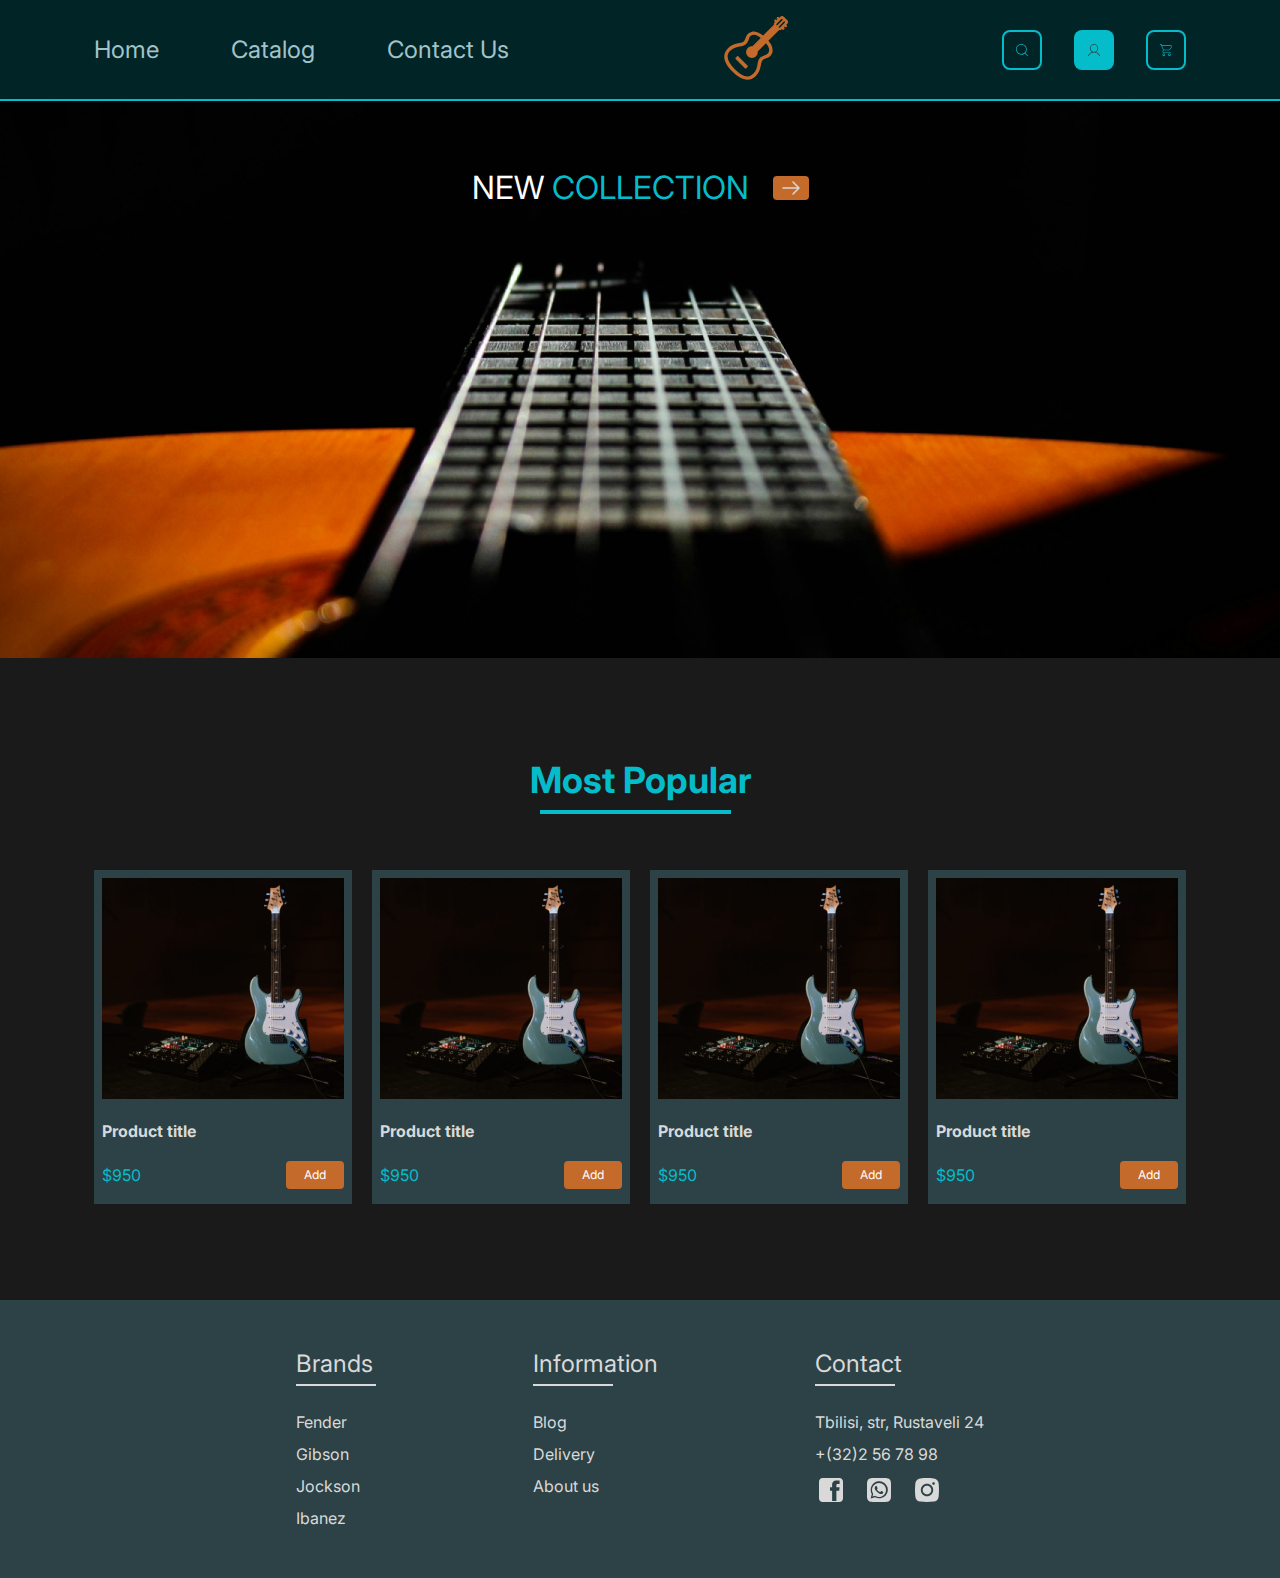
<file: index.html>
<!DOCTYPE html>
<html lang="en">

<head>
    <meta charset="UTF-8">
    <meta name="viewport" content="width=device-width, initial-scale=1.0">
    <link rel="stylesheet" href="css/reset.css">
    <link rel="stylesheet" href="css/style.css">
    <link rel="stylesheet" href="css/laptop.css">
    <link rel="stylesheet" href="css/tablet.css">
    <link rel="stylesheet" href="css/mobile.css">
    <title>index</title>
</head>

<body>
    <!-- container -->
    <div class="container">
        <!-- header -->
        <header>
            <img src="images/burger.svg" class="burger" alt="">
            <img src="images/xmark.svg" class="xmark" alt="">

            <nav class="headerNav">
                <ul class="headerNavList">
                    <li>
                        <a class="headerNavLink" href="index.html">Home</a>
                    </li>
                    <li>
                        <a class="headerNavLink" href="catalog.html">Catalog</a>
                    </li>
                    <li>
                        <a class="headerNavLink" href="contact.html">Contact Us</a>
                    </li>
                </ul>

            </nav>
            
            <a class="headerLogoLink" href="index.html">
                <img class="headerLogo" src="images/guitar-logo.svg" class="guitarLogo" alt="">
            </a>
            <section class="buttonsSection">
                <button class="headerSectionButton">
                    <img src="images/search.svg" alt="">
                </button>
                <button class="headerSectionButton secondButton">
                    <img src="images/user (1).svg" alt="">

                </button>

                <button class="headerSectionButton">
                    <img src="images/cart.svg" alt="">

                </button>


            </section>

        </header>
        <!-- section1 -->

        <section class="homeCover">
            <section class="coverInternalSection">
                <h3 class="coverSectionTitle">NEW <span class="h2Span"> COLLECTION </span></h3>
                <button class="coverButton">
                    <img src="images/coverButtonImage.svg" alt="">
                </button>

            </section>
        </section>

        <!-- section2 -->

        <section class="homeSection2">

            <div class="section2Div">
                <h3 class="homeSection2Title">Most Popular</h3>
            </div>

            <section class="cardSection">

                <article class="sectionArticle">
                    <div class="HomePageArticleImageDiv">
                    <img class="articleImage" src="images/homePageGuitar1.png" alt="">
                </div>
                    <h4 class="articleTitle">Product title</h4>
                    <section class="articlePriceAndADD">
                        <p class="articlePrice">$950</p>
                        <button class="articleButton">Add</button>

                    </section>

                </article>
                <article class="sectionArticle">
                    <div class="HomePageArticleImageDiv">
                    <img class="articleImage" src="images/homePageGuitar1.png" alt="">
                </div>
                    <h4 class="articleTitle">Product title</h4>
                    <section class="articlePriceAndADD">
                        <p class="articlePrice">$950</p>
                        <button class="articleButton">Add</button>

                    </section>

                </article>
                <article class="sectionArticle">
                    <div class="HomePageArticleImageDiv">
                    <img class="articleImage" src="images/homePageGuitar1.png" alt="">
                </div>
                    <h4 class="articleTitle">Product title</h4>
                    <section class="articlePriceAndADD">
                        <p class="articlePrice">$950</p>
                        <button class="articleButton">Add</button>

                    </section>

                </article>
                <article class="sectionArticle">
                    <div class="HomePageArticleImageDiv">
                    <img class="articleImage" src="images/homePageGuitar1.png" alt="">
                </div>
                    <h4 class="articleTitle">Product title</h4>
                    <section class="articlePriceAndADD">
                        <p class="articlePrice">$950</p>
                        <button class="articleButton">Add</button>

                    </section>

                </article>

            </section>


        </section>
        <!-- footer -->

        <footer>
            <section class="footerSection">
                <section class="footerTitleSection">
                    <h3 class="footerTitle">Brands</h3>

                    <div class="footerTitleLine_div"></div>
                </section>
                <nav>
                    <ul class="footerList">
                        <li>
                            <a class="footerLink" href="">Fender</a>
                        </li>
                        <li>
                            <a class="footerLink" href="">Gibson</a>
                        </li>
                        <li>
                            <a class="footerLink" href="">Jockson</a>
                        </li>
                        <li>
                            <a class="footerLink" href="">Ibanez</a>
                        </li>
                    </ul>
                </nav>

            </section>

            <section class="footerSection">
                <section class="footerTitleSection">
                    <h3 class="footerTitle">Information</h3>

                    <div class="footerTitleLine_div"></div>
                </section>
                <nav>
                    <ul class="footerList">
                        <li>
                            <a class="footerLink" href="">Blog</a>
                        </li>
                        <li>
                            <a class="footerLink" href="">Delivery</a>
                        </li>
                        <li>
                            <a class="footerLink" href="">About us</a>
                        </li>

                    </ul>
                </nav>

            </section>

            <section class="footerSection">
                <section class="footerTitleSection">
                    <h3 class="footerTitle">Contact</h3>

                    <div class="footerTitleLine_div"></div>
                </section>
                <nav>
                    <ul class="footerList">
                        <li>
                            <a class="footerLink" href="">Tbilisi, str, Rustaveli 24</a>
                        </li>
                        <li>
                            <a class="footerLink" href="">+(32)2 56 78 98</a>
                        </li>
                        <ul class="footerIcons">
                            <li>
                                <a href="https://www.facebook.com/" target="_blank">
                                    <img src="images/facebook.svg" alt="">
                                </a>

                            </li>
                            <li>
                                <a href="https://web.whatsapp.com/" target="_blank">
                                    <img src="images/whatsapp.svg" alt="">
                                </a>

                            </li>
                            <li>
                                <a href="https://www.instagram.com/" target="_blank">
                                    <img src="images/instagram.svg" alt="">
                                </a>

                            </li>
                        </ul>
                    </ul>
                </nav>

            </section>
        </footer>




    </div>
    <script src="script.js"></script>
</body>

</html>
</file>
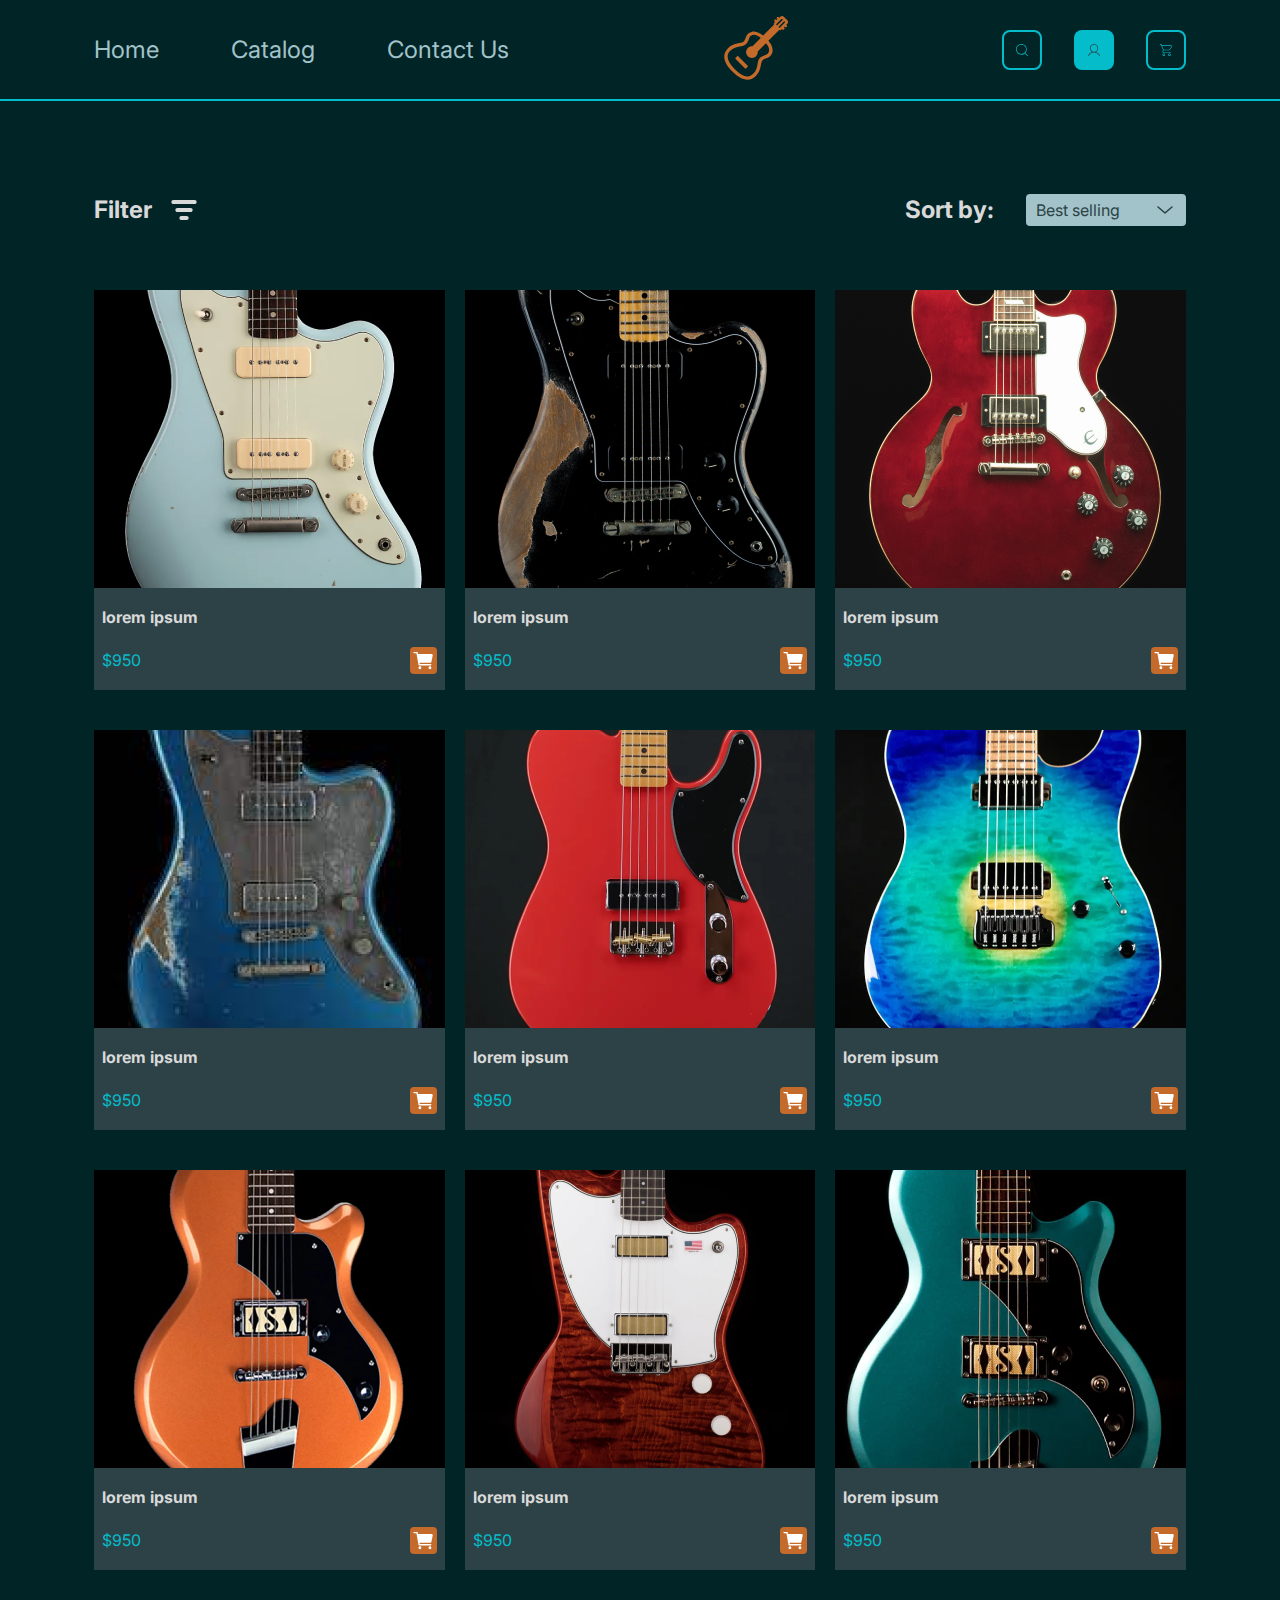
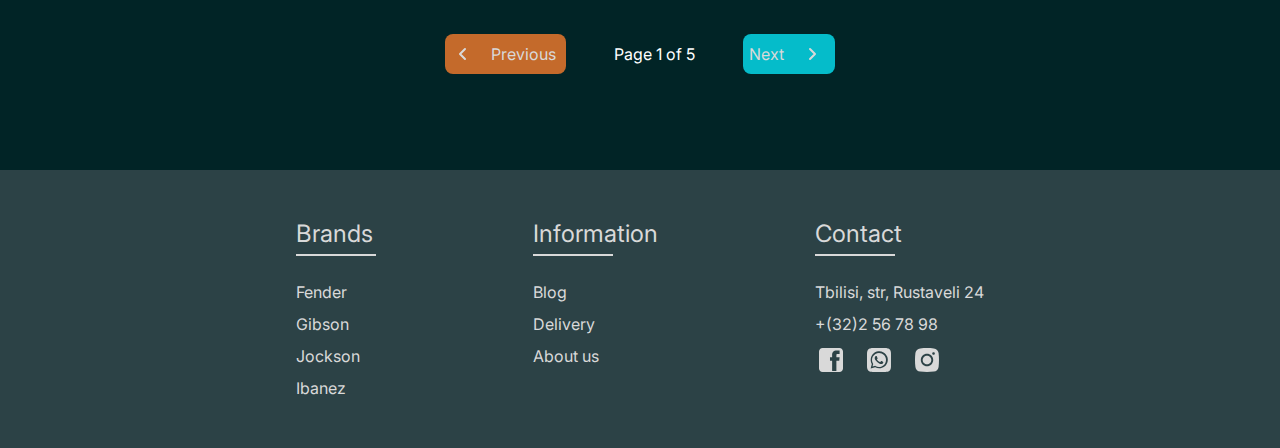
<file: catalog.html>
<!DOCTYPE html>
<html lang="en">

<head>
    <meta charset="UTF-8">
    <meta name="viewport" content="width=device-width, initial-scale=1.0">
    <link rel="stylesheet" href="css/reset.css">
    <link rel="stylesheet" href="css/style.css">
    <link rel="stylesheet" href="css/laptop.css">
    <link rel="stylesheet" href="css/tablet.css">
    <link rel="stylesheet" href="css/mobile.css">
    <title>catalog</title>
</head>

<body>
    <!-- container -->
    <div class="container">
        <!-- header -->
        <header>
            <img src="images/burger.svg" class="burger" alt="">
            <img src="images/xmark.svg" class="xmark" alt="">

            <nav class="headerNav">
                <ul class="headerNavList">
                    <li>
                        <a class="headerNavLink" href="index.html">Home</a>
                    </li>
                    <li>
                        <a class="headerNavLink" href="catalog.html">Catalog</a>
                    </li>
                    <li>
                        <a class="headerNavLink" href="contact.html">Contact Us</a>
                    </li>
                </ul>

            </nav>
            <a class="headerLogoLink" href="index.html">
                <img class="headerLogo" src="images/guitar-logo.svg" class="guitarLogo" alt="">
            </a>
            <section class="buttonsSection">
                <button class="headerSectionButton">
                    <img src="images/search.svg" alt="">
                </button>
                <button class="headerSectionButton secondButton">
                    <img src="images/user (1).svg" alt="">

                </button>

                <button class="headerSectionButton">
                    <img src="images/cart.svg" alt="">

                </button>


            </section>

        </header>
        <!-- catalogSection1 -->
        <section class="catalogSection1">

            <section class="firstInternalSection">
                <section class="filterSection">
                    <h4 class="filterSectionTitle">Filter</h4>
                    <img class="filterIcon " src="images/filterIcon.svg" alt="">
                </section>
                <section class="sortBy">
                    <h4 class="sortByTitle">Sort by:</h4>
                    <button class="bestSellingButton">
                        <span class="bestSelling">Best selling</span>
                        <img class="arrowIcon1" src="images/catalogButtonArrow.svg" alt="">
                    </button>

                </section>

            </section>
            <!-- catalogCardSection -->
            <section class="catalogCardSection">
                <article class="catalogCardArticle">
                    <img class="catalogCardImage" src="images/CatalogCardImage1.png" alt="">
                    <section class="catalogCardArticleSection">
                        <h4 class="catalogCardTitle">lorem ipsum</h4>
                        <section class="priceAndCartSection">
                            <p class="price">$950</p>
                            <button class="catalogCartButton">
                                <img src="images/catalogCartIcon.svg" alt="">
                            </button>

                        </section>

                    </section>

                </article>
                <article class="catalogCardArticle">
                    <img class="catalogCardImage" src="images/CatalogCardImage2.png" alt="">
                    <section class="catalogCardArticleSection">
                        <h4 class="catalogCardTitle">lorem ipsum</h4>
                        <section class="priceAndCartSection">
                            <p class="price">$950</p>
                            <button class="catalogCartButton">
                                <img src="images/catalogCartIcon.svg" alt="">
                            </button>

                        </section>

                    </section>

                </article>
                <article class="catalogCardArticle">
                    <img class="catalogCardImage" src="images/CatalogCardImage3.png" alt="">
                    <section class="catalogCardArticleSection">
                        <h4 class="catalogCardTitle">lorem ipsum</h4>
                        <section class="priceAndCartSection">
                            <p class="price">$950</p>
                            <button class="catalogCartButton">
                                <img src="images/catalogCartIcon.svg" alt="">
                            </button>

                        </section>

                    </section>

                </article>
                <article class="catalogCardArticle">
                    <img class="catalogCardImage" src="images/CatalogCardImage4.png" alt="">
                    <section class="catalogCardArticleSection">
                        <h4 class="catalogCardTitle">lorem ipsum</h4>
                        <section class="priceAndCartSection">
                            <p class="price">$950</p>
                            <button class="catalogCartButton">
                                <img src="images/catalogCartIcon.svg" alt="">
                            </button>

                        </section>

                    </section>

                </article>
                <article class="catalogCardArticle displayNoneArtilce744px">
                    <img class="catalogCardImage" src="images/CatalogCardImage5.png" alt="">
                    <section class="catalogCardArticleSection">
                        <h4 class="catalogCardTitle">lorem ipsum</h4>
                        <section class="priceAndCartSection">
                            <p class="price">$950</p>
                            <button class="catalogCartButton">
                                <img src="images/catalogCartIcon.svg" alt="">
                            </button>

                        </section>

                    </section>

                </article>
                <article class="catalogCardArticle displayNoneArtilce744px">
                    <img class="catalogCardImage" src="images/CatalogCardImage6.png" alt="">
                    <section class="catalogCardArticleSection">
                        <h4 class="catalogCardTitle">lorem ipsum</h4>
                        <section class="priceAndCartSection">
                            <p class="price">$950</p>
                            <button class="catalogCartButton">
                                <img src="images/catalogCartIcon.svg" alt="">
                            </button>

                        </section>

                    </section>

                </article>
                <article class="catalogCardArticle displayNoneArticle">
                    <img class="catalogCardImage" src="images/CatalogCardImage7.png" alt="">
                    <section class="catalogCardArticleSection">
                        <h4 class="catalogCardTitle">lorem ipsum</h4>
                        <section class="priceAndCartSection">
                            <p class="price">$950</p>
                            <button class="catalogCartButton">
                                <img src="images/catalogCartIcon.svg" alt="">
                            </button>

                        </section>

                    </section>

                </article>
                <article class="catalogCardArticle displayNoneArticle">
                    <img class="catalogCardImage" src="images/CatalogCardImage8.png" alt="">
                    <section class="catalogCardArticleSection">
                        <h4 class="catalogCardTitle">lorem ipsum</h4>
                        <section class="priceAndCartSection">
                            <p class="price">$950</p>
                            <button class="catalogCartButton">
                                <img src="images/catalogCartIcon.svg" alt="">
                            </button>

                        </section>

                    </section>

                </article>
                <article class="catalogCardArticle displayNoneArticle">
                    <img class="catalogCardImage" src="images/CatalogCardImage9.png" alt="">
                    <section class="catalogCardArticleSection">
                        <h4 class="catalogCardTitle">lorem ipsum</h4>
                        <section class="priceAndCartSection">
                            <p class="price">$950</p>
                            <button class="catalogCartButton">
                                <img src="images/catalogCartIcon.svg" alt="">
                            </button>

                        </section>

                    </section>

                </article>
            </section>

            <!-- previousANDnextSection -->

            <section class="toggleSection">
                <button class="toggleButtonPrevious">
                    <img src="images/catalogButtonToggleArrow.svg" alt="">
                    <span class="toggleButtonSpanPrevious">Previous</span>

                </button>

                <p class="PreviousAndNextParagraph">Page 1 of 5</p>

                <button class="toggleButtonNext">
                    <span class="toggleButtonSpanNext">Next</span>
                    <img src="images/catalogButtonToggleArrowRight.svg" alt="">

                </button>


            </section>

        </section>



        <!-- footer -->


        <footer>
            <section class="footerSection">
                <section class="footerTitleSection">
                    <h3 class="footerTitle">Brands</h3>

                    <div class="footerTitleLine_div"></div>
                </section>
                <nav>
                    <ul class="footerList">
                        <li>
                            <a class="footerLink" href="">Fender</a>
                        </li>
                        <li>
                            <a class="footerLink" href="">Gibson</a>
                        </li>
                        <li>
                            <a class="footerLink" href="">Jockson</a>
                        </li>
                        <li>
                            <a class="footerLink" href="">Ibanez</a>
                        </li>
                    </ul>
                </nav>

            </section>

            <section class="footerSection">
                <section class="footerTitleSection">
                    <h3 class="footerTitle">Information</h3>

                    <div class="footerTitleLine_div"></div>
                </section>
                <nav>
                    <ul class="footerList">
                        <li>
                            <a class="footerLink" href="">Blog</a>
                        </li>
                        <li>
                            <a class="footerLink" href="">Delivery</a>
                        </li>
                        <li>
                            <a class="footerLink" href="">About us</a>
                        </li>

                    </ul>
                </nav>

            </section>

            <section class="footerSection">
                <section class="footerTitleSection">
                    <h3 class="footerTitle">Contact</h3>

                    <div class="footerTitleLine_div"></div>
                </section>
                <nav>
                    <ul class="footerList">
                        <li>
                            <a class="footerLink" href="">Tbilisi, str, Rustaveli 24</a>
                        </li>
                        <li>
                            <a class="footerLink" href="">+(32)2 56 78 98</a>
                        </li>
                        <ul class="footerIcons">
                            <li>
                                <a href="https://www.facebook.com/" target="_blank">
                                    <img src="images/facebook.svg" alt="">
                                </a>

                            </li>
                            <li>
                                <a href="https://web.whatsapp.com/" target="_blank">
                                    <img src="images/whatsapp.svg" alt="">
                                </a>

                            </li>
                            <li>
                                <a href="https://www.instagram.com/" target="_blank">
                                    <img src="images/instagram.svg" alt="">
                                </a>

                            </li>
                        </ul>
                    </ul>
                </nav>

            </section>

        </footer>






    </div>
    <script src="script.js"></script>
</body>

</html>
</file>
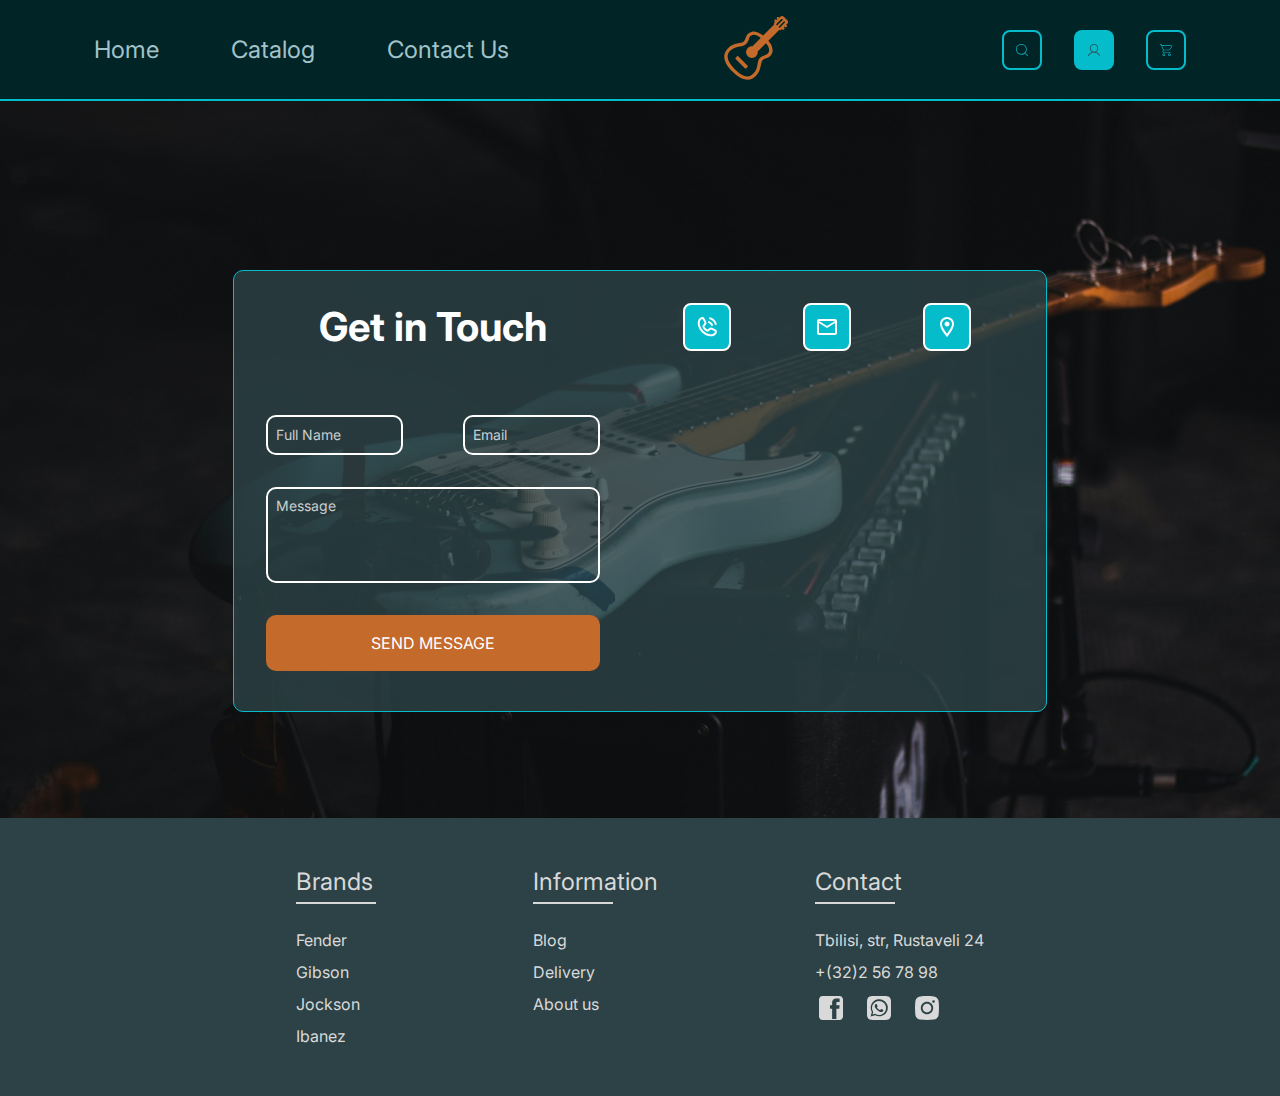
<file: contact.html>
<!DOCTYPE html>
<html lang="en">

<head>
    <meta charset="UTF-8">
    <meta name="viewport" content="width=device-width, initial-scale=1.0">
    <link rel="stylesheet" href="css/reset.css">
    <link rel="stylesheet" href="css/style.css">
    <link rel="stylesheet" href="css/laptop.css">
    <link rel="stylesheet" href="css/tablet.css">
    <link rel="stylesheet" href="css/mobile.css">
    <title>contact</title>
</head>

<body>
    <!-- container -->
    <div class="container">
        <!-- header -->
        <header>
            <img src="images/burger.svg" class="burger" alt="">
            <img src="images/xmark.svg" class="xmark" alt="">

            <nav class="headerNav">
                <ul class="headerNavList">
                    <li>
                        <a class="headerNavLink" href="index.html">Home</a>
                    </li>
                    <li>
                        <a class="headerNavLink" href="catalog.html">Catalog</a>
                    </li>
                    <li>
                        <a class="headerNavLink" href="contact.html">Contact Us</a>
                    </li>
                </ul>

            </nav>
            <a class="headerLogoLink" href="index.html">
                <img class="headerLogo" src="images/guitar-logo.svg" class="guitarLogo" alt="">
            </a>
            <section class="buttonsSection">
                <button class="headerSectionButton">
                    <img src="images/search.svg" alt="">
                </button>
                <button class="headerSectionButton secondButton">
                    <img src="images/user (1).svg" alt="">

                </button>

                <button class="headerSectionButton">
                    <img src="images/cart.svg" alt="">

                </button>


            </section>

        </header>

        <!-- contactFormSection -->

        <section class="contactBackgroundImageSection">

            <section class="ContactMainSection">
                <section class="formSection">
                    <h2 class="formSectionTitle">Get in Touch</h2>
                    <!-- formSection -->

                    <form name="registration">
                        <section class="inputSection">
                            <input type="text" name="name" placeholder="Full Name">
                            <input type="email" name="Email" placeholder="Email" required>
                        </section>
                        <textarea name="Message" id="" placeholder="Message"></textarea>

                        <button type="submit" class="sendMessageButton">
                            SEND MESSAGE

                        </button>
                    </form>
                </section>

                <!-- mapSection -->

                <section class="mapSection">
                    <section class="mapSectionButtons">
                        <a href="tel:555555555">
                            <button class="contactButton">
                                <img src="images/mapSectionButtonPhone.svg" alt="">
                            </button>
                        </a>
                        <a href="mailto:nika.nika@gmail.com">

                            <button class="contactButton">
                                <img src="images/mapSectionButtonEmail.svg" alt="">
                            </button>
                        </a>
                        <a href="https://maps.app.goo.gl/JF3j7v3dGtWYNh8F9">

                            <button class="contactButton">
                                <img src="images/mapSectionButtonLocation.svg" alt="">

                            </button>

                        </a>


                    </section>

                    <iframe
                        src="https://www.google.com/maps/embed?pb=!1m18!1m12!1m3!1d2978.401291931793!2d44.7956066!3d41.71185879999999!2m3!1f0!2f0!3f0!3m2!1i1024!2i768!4f13.1!3m3!1m2!1s0x40440d28f26663c1%3A0x3989888d324f8b12!2z4YOT4YOQ4YOV4YOY4YOXIOGDkOGDpuGDm-GDkOGDqOGDlOGDnOGDlOGDkeGDlOGDmuGDmOGDoSDhg5Lhg5Dhg5vhg5bhg5jhg6Dhg5gsIOGDl-GDkeGDmOGDmuGDmOGDoeGDmA!5e0!3m2!1ska!2sge!4v1732535993175!5m2!1ska!2sge"
                        width="600" height="450" style="border:0;" allowfullscreen="" loading="lazy"
                        referrerpolicy="no-referrer-when-downgrade"></iframe>

                </section>



            </section>


        </section>

        <!-- footer -->

        <footer>
            <section class="footerSection">
                <section class="footerTitleSection">
                    <h3 class="footerTitle">Brands</h3>

                    <div class="footerTitleLine_div"></div>
                </section>
                <nav>
                    <ul class="footerList">
                        <li>
                            <a class="footerLink" href="">Fender</a>
                        </li>
                        <li>
                            <a class="footerLink" href="">Gibson</a>
                        </li>
                        <li>
                            <a class="footerLink" href="">Jockson</a>
                        </li>
                        <li>
                            <a class="footerLink" href="">Ibanez</a>
                        </li>
                    </ul>
                </nav>

            </section>

            <section class="footerSection">
                <section class="footerTitleSection">
                    <h3 class="footerTitle">Information</h3>

                    <div class="footerTitleLine_div"></div>
                </section>
                <nav>
                    <ul class="footerList">
                        <li>
                            <a class="footerLink" href="">Blog</a>
                        </li>
                        <li>
                            <a class="footerLink" href="">Delivery</a>
                        </li>
                        <li>
                            <a class="footerLink" href="">About us</a>
                        </li>

                    </ul>
                </nav>

            </section>

            <section class="footerSection">
                <section class="footerTitleSection">
                    <h3 class="footerTitle">Contact</h3>

                    <div class="footerTitleLine_div"></div>
                </section>
                <nav>
                    <ul class="footerList">
                        <li>
                            <a class="footerLink" href="">Tbilisi, str, Rustaveli 24</a>
                        </li>
                        <li>
                            <a class="footerLink" href="">+(32)2 56 78 98</a>
                        </li>
                        <ul class="footerIcons">
                            <li>
                                <a href="https://www.facebook.com/" target="_blank">
                                    <img src="images/facebook.svg" alt="">
                                </a>

                            </li>
                            <li>
                                <a href="https://web.whatsapp.com/" target="_blank">
                                    <img src="images/whatsapp.svg" alt="">
                                </a>

                            </li>
                            <li>
                                <a href="https://www.instagram.com/" target="_blank">
                                    <img src="images/instagram.svg" alt="">
                                </a>

                            </li>
                        </ul>
                    </ul>
                </nav>

            </section>

        </footer>






    </div>
    <script src="script.js"></script>
</body>

</html>
</file>
<file: css/style.css>
@import url('https://fonts.googleapis.com/css2?family=Inter:ital,opsz,wght@0,14..32,100..900;1,14..32,100..900&family=Kanit:ital,wght@0,100;0,200;0,300;0,400;0,500;0,600;0,700;0,800;0,900;1,100;1,200;1,300;1,400;1,500;1,600;1,700;1,800;1,900&family=Nerko+One&display=swap');



.container {
    width: min(100%, 1440px);
    margin: auto;
    padding-top: 98px;
}

/* header */
header {
    position: fixed;
    top: 0;
    left: 50%;
    transform: translateX(-50%);
    width: inherit;
    max-width: inherit;
    display: flex;
    justify-content: space-between;
    align-items: center;
    background-color: #012426;
    border-bottom: 2px solid #05BCCA;
    padding: 16px 94px;
    z-index: 1;



}

.burger,
.xmark {
    display: none;
}

.headerNavList {

    display: flex;
    gap: 72px;
}

.headerLogo {
    transition: 0.15s all ease-in-out;
}

.headerLogo:hover {
    filter: drop-shadow(0px 0px 10px cyan);
    transform: scale(1.05);
}





.headerNavLink {
    font-family: Inter;
    font-size: 24px;
    font-weight: 400;
    line-height: 32px;
    color: #A1C3C9;
    font-family: "Inter", serif;
    transition: 0.15s all ease-in-out;


}

.headerNavLink:hover {
    color: #7e96a5;
}

.headerSectionButton {

    display: flex;
    justify-content: center;
    align-items: center;
    width: 40px;
    height: 40px;
    background-color: transparent;
    border: 2px solid #05BCCA;
    border-radius: 8px;
    cursor: pointer;
    transition: 0.15s all linear;
}

.headerSectionButton:hover {
    background-color: #0b444740;
    scale: 1.05;
}

.buttonsSection {
    display: flex;
    gap: 32px;
}

.secondButton {
    background-color: #05BCCA;
    border: none;
    cursor: pointer;
    transition: 0.15s all linear;
}

.secondButton:hover {
    background-color: #0198a2;
    scale: 1.05;

}

/* homeSection1 */

.homeCover {
    height: 560px;
    background-image: url(../images/cover\ \(4\).png);
    background-repeat: no-repeat;
    background-position: center;
    background-size: cover;
    padding-top: 72px;
    display: flex;
    justify-content: center;
    align-items: flex-start;
    animation: slideIn 1s ease-in-out;
    animation-fill-mode: forwards;
}

.coverInternalSection {
    display: flex;
    align-items: center;
    gap: 24px;

}

.coverSectionTitle {
    font-family: "Inter", serif;
    font-size: 32px;
    font-weight: 400;
    line-height: 36px;
    color: #FFFFFF;

}

.h2Span {
    color: #05BCCA;
}

.coverButton {
    width: 36px;
    height: 24px;
    background-color: #C46A2B;
    display: flex;
    justify-content: center;
    align-items: center;
    border: none;
    border-radius: 4px;
    cursor: pointer;
    transition: 0.4s all linear;
}

.coverButton:hover {
    transform: translateX(5px);
}

/* section2 */

.homeSection2 {
    background-color: #1A1A1A;
    padding: 96px 94px;


}

.homeSection2Title {
    font-family: "Inter", serif;
    font-size: 36px;
    font-weight: 700;
    line-height: 52px;
    color: #05BCCA;
    position: relative;




}


.homeSection2Title::before {
    content: "";
    width: 187px;
    position: absolute;
    border: 2px solid #05BCCA;
    bottom: -8px;
    left: 10px;
}

.section2Div {
    display: flex;
    justify-content: center;
}

.cardSection {
    margin-top: 64px;
    display: flex;
    gap: 20px;
}

.articleImage {
    width: 100%;
    height: 221px;
    object-fit: cover;
}

.sectionArticle {
    padding: 8px 8px 15px 8px;
    background-color: #2C4246;
    width: 298px;
}

.articleTitle {
    font-family: "Inter", serif;
    font-size: 16px;
    font-weight: 700;
    line-height: 27px;
    color: #D9D9D9;
    margin-block: 16px;


}

.articlePriceAndADD {
    display: flex;
    justify-content: space-between;
    align-items: center;
}

.articlePrice {
    font-family: "Inter", serif;
    font-size: 16px;
    font-weight: 400;
    line-height: 27px;
    color: #05BCCA;


}

.articleButton {
    width: 58px;
    height: 28px;
    border: none;
    border-radius: 4px;
    background-color: #C46A2B;
    color: #FFFFFF;
    font-family: Inter;
    font-size: 12px;
    font-weight: 400;
    line-height: 20px;
    transition: 0.4s all linear;
    cursor: pointer;
}

.articleButton:hover {
    box-shadow: 0px 0px 5px cyan, 0 0 10px cyan;
    transform:scale(1.05) ;
}

/* homeSectionArtcleHoverEffects */
.sectionArticle {
    transition: all 0.4s linear;
    cursor: pointer;


}

.sectionArticle:hover {
    box-shadow: 0px 0px 5px cyan, 0 0 10px cyan;
}

.sectionArticle:hover .articleImage {
    transform: scale(1.2);
}

.articleImage {
    transition: all 0.6s linear;
}

.HomePageArticleImageDiv {
    overflow: hidden;
}

/* footer */

footer {
    padding: 48px 0;
    background-color: #2C4246;
    display: flex;
    gap: 157px;
    justify-content: center;
}

.footerSection {
    display: flex;
    flex-direction: column;
    gap: 24px;
}

.footerSection li {
    transition: 0.2s all linear;
}

.footerSection li:hover {
    transform: scale(1.05) ;
}


.footerTitle {
    font-family: "Inter", serif;
    font-size: 24px;
    font-weight: 400;
    line-height: 32px;
    color: #D9D9D9;


}

.footerTitleLine_div {
    margin-top: 4px;
    width: 80px;
    border: 1px solid #D9D9D9
}

.footerList {
    display: flex;
    flex-direction: column;
    gap: 8px;
}

.footerLink {
    font-family: "Inter", serif;
    font-size: 16px;
    font-weight: 400;
    line-height: 24px;
    color: #D9D9D9;

}

.footerIcons {
    display: flex;
    gap: 16px;
}

/* catalogSection */

.catalogSection1 {
    background-color: #012426;
    padding: 96px 94px;
}

.firstInternalSection {
    display: flex;
    justify-content: space-between;
    align-items: center;
    margin-bottom: 64px;
}

.filterSection {
    display: flex;
    align-items: center;
    gap: 16px;
}

.sortBy {
    display: flex;
    align-items: center;
    gap: 32px;
}

.bestSellingButton {
    width: 160px;
    height: 32px;
    border: none;
    border-radius: 4px;
    display: flex;
    justify-content: center;
    align-items: center;
    gap: 33px;
    background-color: #A1C3C9;
    
}

.bestSellingButton:hover {
    background: linear-gradient(90deg, rgba(2, 0, 36, 1) 0%, rgba(102, 102, 207, 1) 41%, rgba(0, 212, 255, 1) 100%);
    cursor: pointer;
}

.bestSellingButton:hover .bestSelling {
    color: #ffffff;
}

.filterSectionTitle {
    font-family: "Inter", serif;
    font-size: 24px;
    font-weight: 700;
    line-height: 32px;
    color: #D9D9D9;

}

.sortByTitle {
    font-family: "Inter", serif;
    font-size: 24px;
    font-weight: 700;
    line-height: 32px;
    color: #D9D9D9;


}

.bestSelling {
    font-family: "Inter", serif;
    font-size: 16px;
    font-weight: 400;
    line-height: 24px;
    color: #2C4246;
    transition: .4s all linear;


}

/* catalogCardSection */

.catalogCardSection {
    display: flex;
    flex-wrap: wrap;
    gap: 40px 20px;



}

.catalogCardArticle {
    flex: 1 1 32%;
    display: flex;
    flex-direction: column;
    transition: .6s all ease;
    cursor: pointer;


}

.catalogCardArticle:hover {
    box-shadow: 0 0 10px lightblue, 0 0 15px lightblue;
}

.catalogCardImage {
    width: 100%;
    height: 298px;
    object-fit: cover;
}

.catalogCardArticleSection {
    background-color: #2C4246;
    padding: 16px 8px;
}

.catalogCardTitle {
    font-family: "Inter", serif;
    font-size: 16px;
    font-weight: 700;
    line-height: 27px;
    color: #D9D9D9;
    margin-bottom: 16px;

}

.priceAndCartSection {
    display: flex;
    justify-content: space-between;
    align-items: center;
}

.price {
    font-family: "Inter", serif;
    font-size: 16px;
    font-weight: 400;
    line-height: 27px;
    color: #05BCCA;


}

.catalogCartButton {
    width: 27px;
    height: 27px;
    background-color: #C46A2B;
    border: none;
    border-radius: 4px;
    display: flex;
    justify-content: center;
    align-items: center;
    transition: 0.15s all linear;
    cursor: pointer;

}

.catalogCartButton:hover {
    scale: 1.05;
    border: 1px solid #fff;
}

/* toggleButtonSection */

.toggleSection {
    display: flex;
    justify-content: center;
    margin-top: 64px;
    align-items: center;
    gap: 48px;
}

.toggleButtonPrevious {
    width: 121px;
    height: 40px;
    border: none;
    border-radius: 8px;
    background-color: #C46A2B;
    display: flex;
    align-items: center;
    gap: 16px;
    transition: 0.2s all linear;
    cursor: pointer;
}

.toggleButtonPrevious:hover {
    box-shadow: 0px 0px 5px #C46A2B, 0px 0px 10px #C46A2B, 0px 0px 20px #C46A2B;
}

.toggleButtonSpanPrevious {
    font-family: "Inter", serif;
    font-size: 16px;
    font-weight: 400;
    line-height: 24px;
    color: #D9D9D9;


}

.PreviousAndNextParagraph {
    font-family: "Inter", serif;
    font-size: 16px;
    font-weight: 400;
    line-height: 24px;
    color: #FFFFFF;

}

.toggleButtonNext {
    width: 92px;
    height: 40px;
    border: none;
    border-radius: 8px;
    background-color: #05BCCA;
    display: flex;
    align-items: center;
    gap: 16px;
    transition: 0.2s all linear;
    cursor: pointer;
}

.toggleButtonNext:hover {
    box-shadow: 0px 0px 5px #0198a2, 0px 0px 10px #0198a2, 0px 0px 20px #0198a2;
}

.toggleButtonSpanNext {
    font-family: "Inter", serif;
    font-size: 16px;
    font-weight: 400;
    line-height: 24px;
    color: #D9D9D9;


}

/* contactPage */

.contactBackgroundImageSection {
    height: 720px;
    background-image: url(../images/contactBackgroundImage.png);
    background-repeat: no-repeat;
    background-size: cover;
    background-position: center;
    padding: 172px 233px;
}

.ContactMainSection {
    padding: 32px;
    background: #2C4246CC;
    display: flex;
    gap: 40px;
    border: 1px solid #05BCCA;
    border-radius: 10px;

}


.formSection {
    width: 440px;
    display: flex;
    flex-direction: column;
    gap: 64px;


}

form {
    display: flex;
    flex-direction: column;
    width: 100%;
    gap: 32px;
}

.formSectionTitle {
    font-family: Inter;
    font-size: 40px;
    font-weight: 700;
    line-height: 48px;
    text-align: center;
    color: #FFFFFF;

}

.inputSection {
    display: flex;
    gap: 60px;
}

input {
    width: 100%;
    height: 40px;
    background-color: transparent;
    border: 2px solid #FFFFFF;
    border-radius: 10px;
    padding-left: 8px;




}

textarea {
    width: 100%;
    height: 96px;
    border: 2px solid #FFFFFF;
    border-radius: 10px;
    background-color: transparent;
    resize: none;
    padding-left: 8px;
    padding-top: 8px;


}

::placeholder {
    font-family: Inter;
    font-size: 14px;
    font-weight: 400;
    line-height: 17px;
    color: #FFFFFFC2;

}

.sendMessageButton {
    width: 100%;
    height: 56px;
    border: none;
    background-color: #C46A2B;
    border-radius: 10px;
    font-family: Inter;
    font-size: 16px;
    font-weight: 400;
    line-height: 24px;
    color: #FFFFFF;
    cursor: pointer;
    position: relative;
    cursor: pointer;

}

.sendMessageButton::before {
    content: "";
    width: 0;
    border-radius: inherit;
    height: 1.7px;
    background-color: rgb(196, 221, 221);
    position: absolute;
    top: 0;
    left: 0;
    transition: 0.3s linear;
}

.sendMessageButton:hover::before {
    width: 100%;
}

.sendMessageButton::after {
    content: "";
    width: 0;
    border-radius: inherit;
    height: 1.7px;
    background-color: rgb(196, 221, 221);
    position: absolute;
    bottom: 0;
    right: 0;
    transition: 0.3s linear;
}

.sendMessageButton:hover::after {
    width: 100%;
}

/* mapSection */
.mapSection {
    width: 494px;
    display: flex;
    flex-direction: column;
    justify-content: center;
    gap: 64px;
    align-items: center;
}

iframe {
    width: 100%;
    height: 264px;
    border-radius: 10px;

}

.mapSectionButtons {
    display: flex;
    gap: 72px;
}

.contactButton {
    width: 48px;
    height: 48px;
    border: 2px solid #FFFFFF;
    background-color: #05BCCA;
    border-radius: 8px;
    display: flex;
    justify-content: center;
    align-items: center;
    cursor: pointer;
    transition: 0.2s all linear;


}

.contactButton:hover {
    box-shadow: 0 0 10px #05BCCA;
}


@keyframes slideIn {
    0% {
        transform: translateX(-100%);
    }

    100% {
        transform: translateX(0);
    }
}
</file>
<file: css/laptop.css>
/* 1439px - 769px */

@media(max-width:1181px) {

    /* header */
    header {
        padding-inline: 32px;
    }

    .headerNav {
        position: fixed;
        top: 98px;
        left: -100%;
        background-color: #C46A2B;
        width: 200px;
        height: 144px;
        padding: 16px 0 16px 16px;
        transition: all .3s ease;

    }

    .headerNavList {
        flex-direction: column;
        gap: 8px;
    }

    .burger {
        display: block;
    }

    /* homesection1cover */
    .homeCover {
        padding-top: 32px;
        height: 480px;
    }

    /* homesection2 */

    .homeSection2 {
        padding: 96px 0 96px 32px;
    }

    .cardSection {
        overflow-x: scroll;
    }

    .sectionArticle {
        flex: 1 0 272px;
    }

    /* catalogCardSection */

    .catalogSection1 {
        padding-inline: 32px;
    }

    .catalogCardArticle {
        flex-basis: 45%;
    }

    .displayNoneArticle {
        display: none;
    }

    /* contactPage */

    .contactBackgroundImageSection {
        padding: 140px 32px;
    }
}
</file>
<file: css/tablet.css>
@media(max-width:745px) {
    header {
        padding-inline: 24px;
    }

    /* homesection2article */
    .homeSection2 {
        padding: 48px 0 36px 24px;
    }

    /* footer */

    footer {
        gap: 40px;
    }

    /* catalogCardSection */
    .catalogSection1 {
        padding: 48px 32px;
    }

    .displayNoneArtilce744px {
        display: none;
    }


    .catalogCardArticle {
        flex-basis: 100%;
    }

    /* contactPage */
    .contactBackgroundImageSection {
        padding: 64px 24px;
        height: 100%
    }

    .ContactMainSection {
        padding: 16px;
        flex-direction: column;
        
        
    }

    .formSection {
        width: 100%;
    }

    .mapSection {
        width: 100%;
        gap: 24px;
    }

    .mapSectionButtons {
        gap: 42px;
    }

    iframe {
        height: 200px;
    }

}


@media(max-width:481px) {
    header {
        padding: 28px 20px;
    }

    .headerLogo {
        width: 40px;
        height: 40px;

    }

    .buttonsSection {
        gap: 16px;
    }

    .headerSectionButton {
        width: 32px;
        height: 32px;


    }

    /* section1cover */

    .coverSectionTitle {
        font-size: 24px;
        line-height: 32px;


    }

    /* homesection2Article */

    .homeSection2 {
        padding: 32px 0 32px 20px;
    }

    .homeSection2Title {
        font-size: 24px;
        line-height: 32px;
    }

    .homeSection2Title::before {
        width: 156px;
        left: -5px;


    }

    /* footer */
    footer {
        flex-direction: column;
        align-items: center;
        justify-content: center;
        padding-top: 32px;
    }

    .footerSection {
        align-items: center;

    }

    .footerTitleSection {
        display: flex;
        flex-direction: column;
        align-items: center;
    }

    .footerList {
        flex-direction: column;
        align-items: center;
    }

    /* catalogCardSection */
    .catalogSection1 {
        padding: 32px 20px;
    }

    .filterSectionTitle {
        display: none;
    }

    .bestSelling {
        display: none;
    }

    .bestSellingButton {
        width: 36px;
        height: 32px;

    }

    .toggleButtonSpanPrevious,
    .toggleButtonSpanNext {
        display: none;
    }

    .toggleButtonPrevious,
    .toggleButtonNext {
        width: 52px;
        height: 40px;

    }

    /* contactPage */ 
    .inputSection {
        flex-direction: column;
        gap: 36px;
    }

    .ContactMainSection {
        gap: 48px;
    }

    .contactBackgroundImageSection {
        padding: 64px 20px;

}

}
</file>
<file: css/mobile.css>
@media(max-width:321px) {
    /* header */
    header {
        padding-inline: 8px;

    }

    .homeCover {
        height: 320px;
    }

    /* homeSection2Article */
    .homeSection2 {
        padding: 32px 0 32px 8px;
    }

    /* catalogCardSection */
    .catalogSection1 {
        padding: 32px 8px;
    }

    /* contactPage */
    .formSectionTitle {
        font-size: 24px;
        line-height: 32px;
    }

    .contactBackgroundImageSection {
        padding: 48px 8px;
       
    }

    .ContactMainSection {
        padding: 16px 8px;
    }

    

}
</file>
